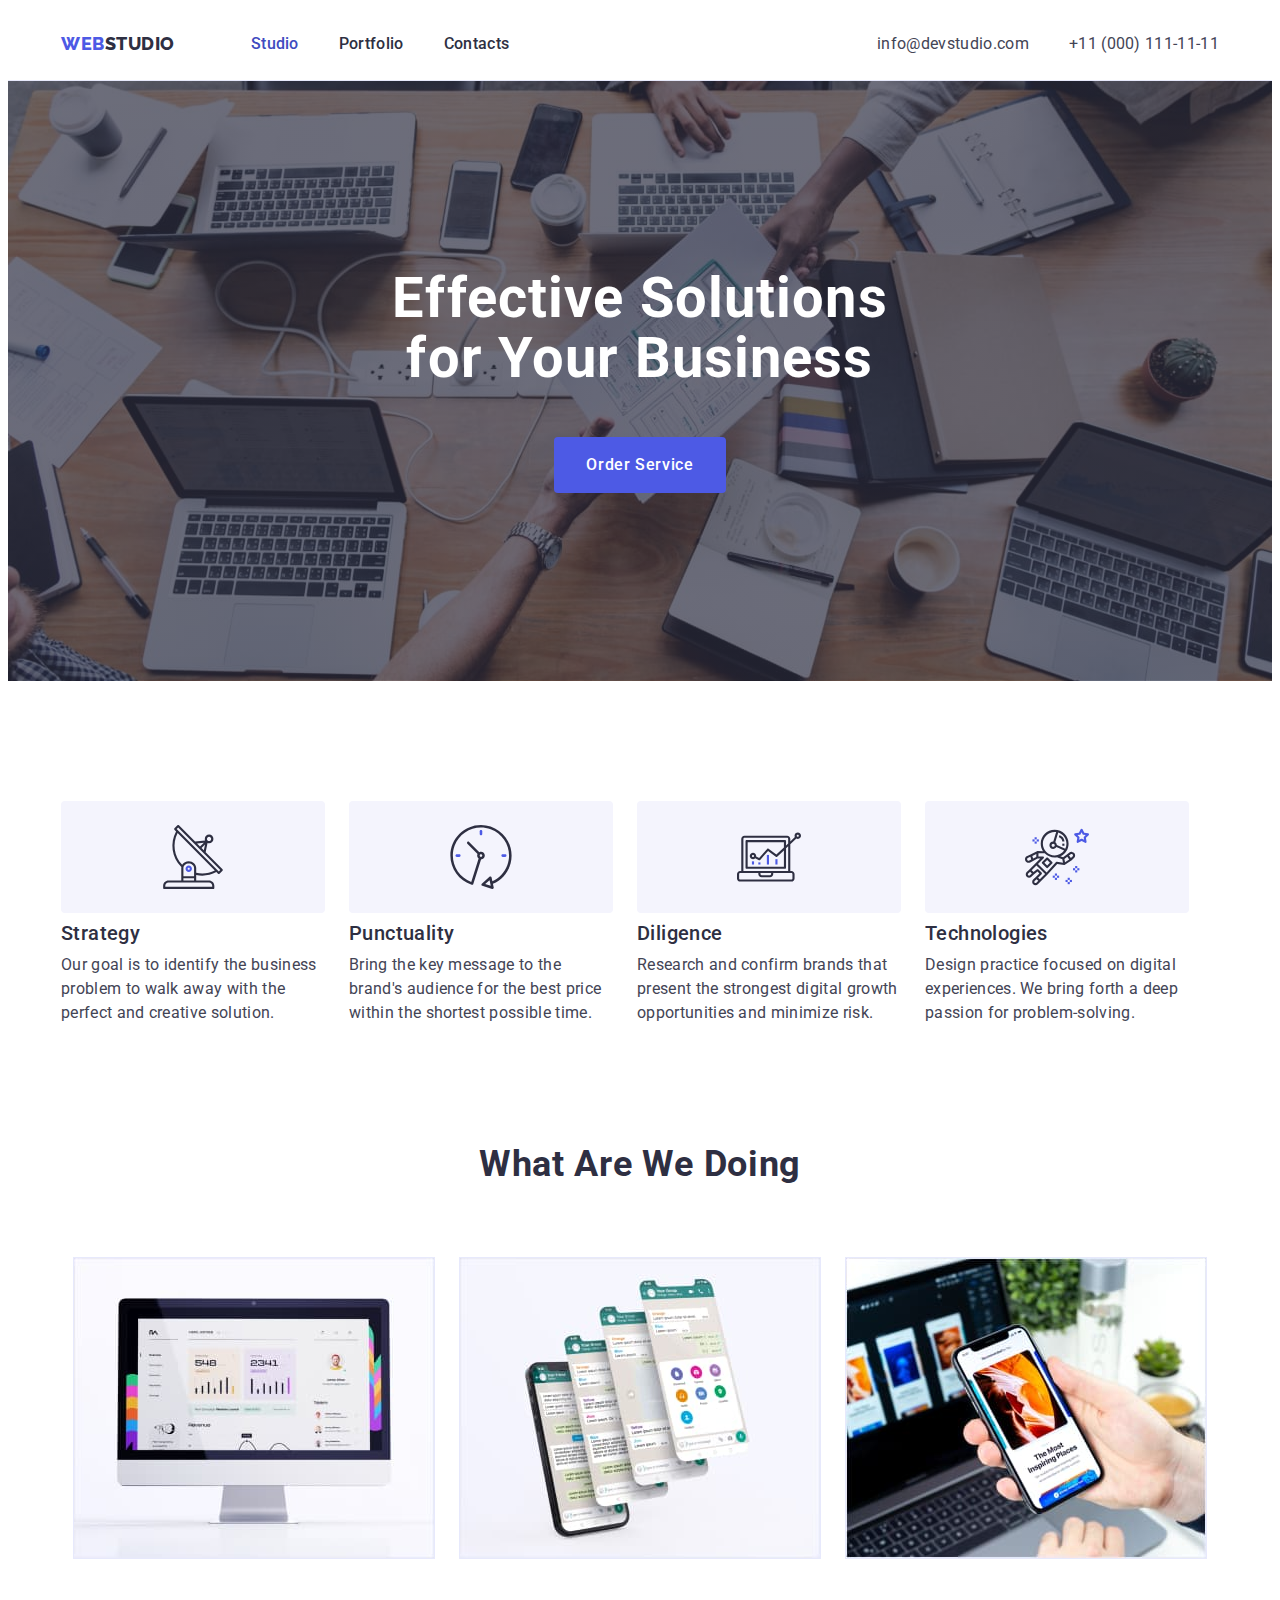
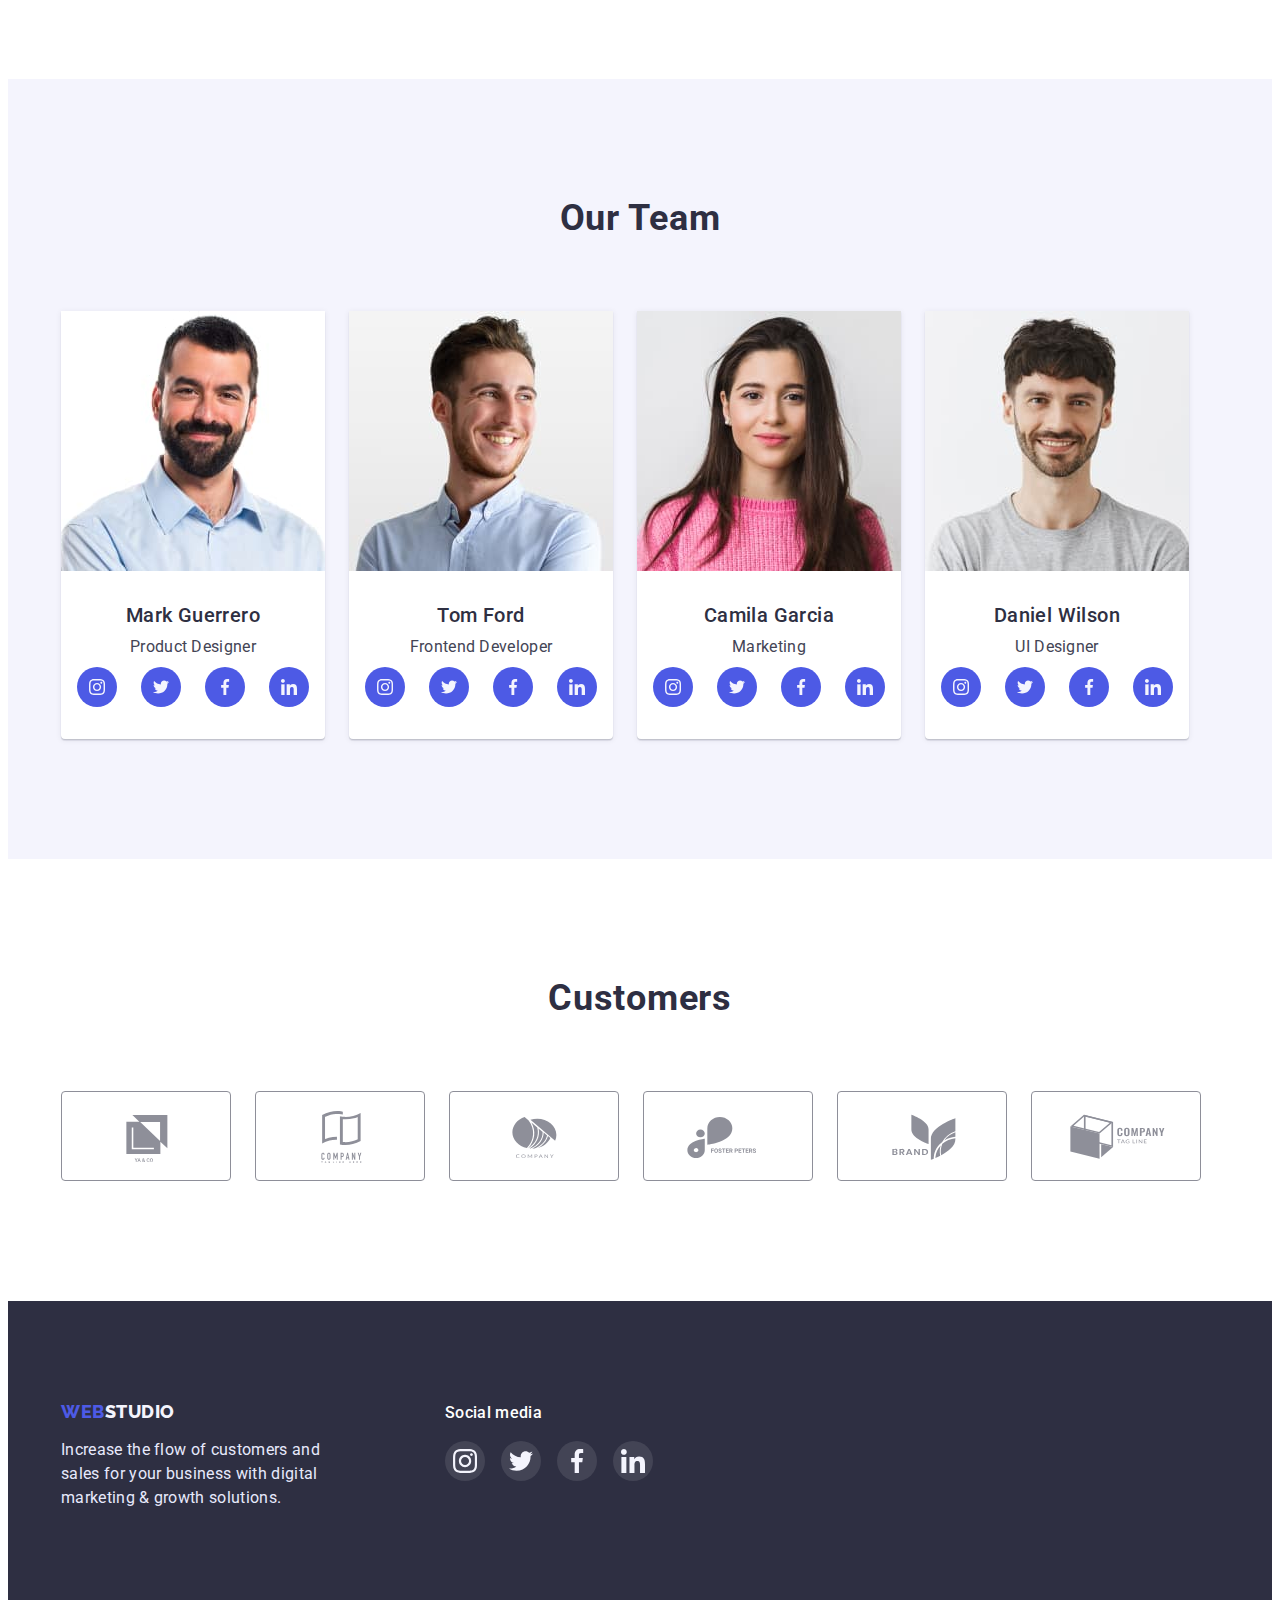
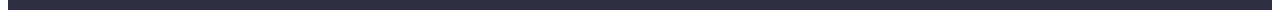
<file: index.html>
<!DOCTYPE html>
<html lang="en">

<head>
    <meta charset="UTF-8">
    <meta http-equiv="X-UA-Compatible" content="IE=edge">
    <meta name="viewport" content="width=device-width, initial-scale=1.0">
    <title>WebStudio</title>
    <link rel="preconnect" href="https://fonts.googleapis.com">
    <link rel="preconnect" href="https://fonts.gstatic.com" crossorigin>
    <link
        href="https://fonts.googleapis.com/css2?family=Raleway:wght@800&family=Roboto:wght@400;500;700;900&display=swap"
        rel="stylesheet">
    <link rel="stylesheet" href="https://cdnjs.cloudflare.com/ajax/libs/modern-normalize/1.1.0/modern-normalize.min.css"
        integrity="sha512-wpPYUAdjBVSE4KJnH1VR1HeZfpl1ub8YT/NKx4PuQ5NmX2tKuGu6U/JRp5y+Y8XG2tV+wKQpNHVUX03MfMFn9Q=="
        crossorigin="anonymous" referrerpolicy="no-referrer" />
    <link rel="stylesheet" href="./css/styles.css">
</head>

<body>
    <header class="header-page">
        <div class="container menu">
            <nav class="site-nav">
                <a class="header-logo link" href="./index.html"><span class="web-logo">Web</span>Studio</a>
                <ul class="list menu">
                    <li class="item">
                        <a class="nav link current" href="./index.html">Studio</a>
                    </li>
                    <li class="item">
                        <a class="nav link" href="./portfolio.html">Portfolio</a>
                    </li>
                    <li class="item">
                        <a class="nav link" href="">Contacts</a>
                    </li>
                </ul>
            </nav>
            <address class="auth-nav">
                <ul class="list">
                    <li class="item">
                        <a class="mail link" href="mailto:info@devstudio.com">info@devstudio.com</a>
                    </li>
                    <li class="item">
                        <a class="tel link" href="tel:+110001111111">+11 (000) 111-11-11</a>
                    </li>
                </ul>
            </address>
        </div>
    </header>

    <main>
        <!-- Hero here-->
        <section class="hero">
            <div class="container">
                <h1 class="hero-title">Effective Solutions for Your Business</h1>
                <button class="hero-button" type="button">Order Service</button>
            </div>
        </section>

        <!--Section of development strategies-->
        <section class="benefits section">
            <div class="container">
                <h2 class="visually-hidden">Development strategies</h2>

                <ul class="list container-list">

                    <li class="item">

                        <div class="icon">
                            <svg class="item-icon">
                                <use href="./images/sprite.svg#antenna"></use>
                            </svg>
                        </div>

                        <h3 class="benefits-item">Strategy</h3>
                        <p class="benefits-paragraph">Our goal is to identify the business
                            problem to walk away with the perfect and creative solution.</p>
                    </li>
                    <li class="item">
                        <div class="icon">
                            <svg class="item-icon">
                                <use href="./images/sprite.svg#clock"></use>
                            </svg>
                        </div>
                        <h3 class="benefits-item icon-clock">Punctuality</h3>
                        <p class="benefits-paragraph">Bring the key message to the brand's audience for the best
                            price
                            within the shortest possible
                            time.
                        </p>
                    </li>
                    <li class="item">
                        <div class="icon">
                            <svg class="item-icon">
                                <use href="./images/sprite.svg#diagram"></use>
                            </svg>
                        </div>
                        <h3 class="benefits-item icon-diagram">Diligence</h3>
                        <p class="benefits-paragraph">Research and confirm brands that present the strongest digital
                            growth
                            opportunities and minimize
                            risk.</p>
                    </li>
                    <li class="item">
                        <div class="icon">
                            <svg class="item-icon">
                                <use href="./images/sprite.svg#astronaut"></use>
                            </svg>
                        </div>
                        <h3 class="benefits-item icon-astronaut">Technologies</h3>
                        <p class="benefits-paragraph">Design practice focused on digital experiences. We bring forth
                            a
                            deep
                            passion for
                            problem-solving.
                        </p>
                    </li>

                </ul>

            </div>
        </section>

        <!-- Section about what are we doing-->
        <section class="production section">
            <div class="container production">
                <h2 class="production-title">What are we doing</h2>
                <ul class="list container-production-list">

                    <li class="production-item">

                        <img src="./images/desktop.jpg" alt="Desktop" width="360" height="300">

                    </li>
                    <li class="production-item">

                        <img src="./images/screens.jpg" alt="Screens" width="360" height="300">

                    </li>
                    <li class="production-item">

                        <img src="./images/phone.jpg" alt="phone" width="360" height="300">

                    </li>

                </ul>
            </div>
        </section>

        <!-- About our team-->
        <section class="team section">
            <div class="container">
                <h2 class="team-title">Our Team</h2>
                <ul class="list container-team">

                    <li class="card">

                        <img src="./images/markguerrero.jpg" alt="Photo of Mark Guerrero" width="264" height="260">
                        <div class="card-text">
                            <h3 class="team-member">Mark Guerrero</h3>
                            <p class="team-member-description">Product Designer</p>
                            <ul class="social-lists list">
                                <li class="social-links">
                                    <a href="https://instagram.com" class="social-link">
                                        <svg class="icon-social">
                                            <use href="./images/sprite.svg#instagram"></use>
                                        </svg>
                                    </a>
                                </li>
                                <li class="social-links">
                                    <a href="https://twitter.com" class="social-link">
                                        <svg class="icon-social">
                                            <use href="./images/sprite.svg#twitter"></use>
                                        </svg>
                                    </a>
                                </li>
                                <li class="social-links">
                                    <a href="https://facebook.com" class="social-link">
                                        <svg class="icon-social">
                                            <use href="./images/sprite.svg#facebook"></use>
                                        </svg>
                                    </a>
                                </li>
                                <li class="social-links">
                                    <a href="https://www.linkedin.com" class="social-link">
                                        <svg class="icon-social">
                                            <use href="./images/sprite.svg#linkedin"></use>
                                        </svg>
                                    </a>
                                </li>
                            </ul>
                        </div>
                    </li>
                    <li class="card">

                        <img src="./images/tomford.jpg" alt="Photo of Tom Ford" width="264" height="260">
                        <div class="card-text">
                            <h3 class="team-member">Tom Ford</h3>
                            <p class="team-member-description">Frontend Developer</p>
                            <ul class="social-lists list">
                                <li class="social-links">
                                    <a href="https://instagram.com" class="social-link">
                                        <svg class="icon-social">
                                            <use href="./images/sprite.svg#instagram"></use>
                                        </svg>
                                    </a>
                                </li>
                                <li class="social-links">
                                    <a href="https://twitter.com" class="social-link">
                                        <svg class="icon-social">
                                            <use href="./images/sprite.svg#twitter"></use>
                                        </svg>
                                    </a>
                                </li>
                                <li class="social-links">
                                    <a href="https://facebook.com" class="social-link">
                                        <svg class="icon-social">
                                            <use href="./images/sprite.svg#facebook"></use>
                                        </svg>
                                    </a>
                                </li>
                                <li class="social-links">
                                    <a href="https://www.linkedin.com" class="social-link">
                                        <svg class="icon-social">
                                            <use href="./images/sprite.svg#linkedin"></use>
                                        </svg>
                                    </a>
                                </li>
                            </ul>
                        </div>
                    </li>
                    <li class="card">

                        <img src="./images/camilagarcia.jpg" alt="Photo of Camila Garcia" width="264" height="260">
                        <div class="card-text">
                            <h3 class="team-member">Camila Garcia</h3>
                            <p class="team-member-description">Marketing</p>
                            <ul class="social-lists list">
                                <li class="social-links">
                                    <a href="https://instagram.com" class="social-link">
                                        <svg class="icon-social">
                                            <use href="./images/sprite.svg#instagram"></use>
                                        </svg>
                                    </a>
                                </li>
                                <li class="social-links">
                                    <a href="https://twitter.com" class="social-link">
                                        <svg class="icon-social">
                                            <use href="./images/sprite.svg#twitter"></use>
                                        </svg>
                                    </a>
                                </li>
                                <li class="social-links">
                                    <a href="https://facebook.com" class="social-link">
                                        <svg class="icon-social">
                                            <use href="./images/sprite.svg#facebook"></use>
                                        </svg>
                                    </a>
                                </li>
                                <li class="social-links">
                                    <a href="https://www.linkedin.com" class="social-link">
                                        <svg class="icon-social">
                                            <use href="./images/sprite.svg#linkedin"></use>
                                        </svg>
                                    </a>
                                </li>
                            </ul>
                        </div>
                    </li>
                    <li class="card">

                        <img src="./images/danielwilson.jpg" alt="Photo of Daniel Wilson" width="264" height="260">
                        <div class="card-text">
                            <h3 class="team-member">Daniel Wilson</h3>
                            <p class="team-member-description">UI Designer</p>
                            <ul class="social-lists list">
                                <li class="social-links">
                                    <a href="https://instagram.com" class="social-link">
                                        <svg class="icon-social">
                                            <use href="./images/sprite.svg#instagram"></use>
                                        </svg>
                                    </a>
                                </li>
                                <li class="social-links">
                                    <a href="https://twitter.com" class="social-link">
                                        <svg class="icon-social">
                                            <use href="./images/sprite.svg#twitter"></use>
                                        </svg>
                                    </a>
                                </li>
                                <li class="social-links">
                                    <a href="https://facebook.com" class="social-link">
                                        <svg class="icon-social">
                                            <use href="./images/sprite.svg#facebook"></use>
                                        </svg>
                                    </a>
                                </li>
                                <li class="social-links">
                                    <a href="https://www.linkedin.com" class="social-link">
                                        <svg class="icon-social">
                                            <use href="./images/sprite.svg#linkedin"></use>
                                        </svg>
                                    </a>
                                </li>
                            </ul>
                        </div>
                    </li>

                </ul>
            </div>
        </section>

        <!-- Section Customers -->

        <section class="customers section">
            <div class="container">
                <h2 class="customers-text">Customers</h2>
                <ul class="customers-list list">
                    <li class="customers-links">
                        <a class="customers-link" href="">
                            <svg class="customers-logo">
                                <use href="./images/sprite.svg#logoyaco"></use>
                            </svg>
                        </a>
                    </li>
                    <li class="customers-links">
                        <a class="customers-link" href="">
                            <svg class="customers-logo">
                                <use href="./images/sprite.svg#logotaglinehere"></use>
                            </svg>
                        </a>
                    </li>
                    <li class="customers-links">
                        <a class="customers-link" href="">
                            <svg class="customers-logo">
                                <use href="./images/sprite.svg#logocompany"></use>
                            </svg>
                        </a>
                    </li>
                    <li class="customers-links">
                        <a class="customers-link" href="">
                            <svg class="customers-logo">
                                <use href="./images/sprite.svg#logofosret"></use>
                            </svg>
                        </a>
                    </li>
                    <li class="customers-links">
                        <a class="customers-link" href="">
                            <svg class="customers-logo">
                                <use href="./images/sprite.svg#logobrand"></use>
                            </svg>
                        </a>
                    </li>
                    <li class="customers-links">
                        <a class="customers-link" href="">
                            <svg class="customers-logo">
                                <use href="./images/sprite.svg#logotagline"></use>
                            </svg>
                        </a>
                    </li>
                </ul>
            </div>
        </section>

    </main>

    <footer class=" footer">
        <div class="container">
            <div class="motto">
                <a class="footer-logo link" href="./index.html"><span class="web-logo">Web</span><span
                        class="studio">Studio</span></a>
                <div class="footer-text">


                    <p class="footer-paragraph">
                        Increase
                        the flow
                        of
                        customers
                        and
                        sales
                        for your
                        business
                        with
                        digital
                        marketing
                        &
                        growth
                        solutions.
                    </p>
                </div>
            </div>

            <div class="social-media">
                <p class="social-media-text">
                    Social media
                </p>
                <ul class="social-media-list list">
                    <li class="social-media-links">
                        <a href="" class="social-media-link">
                            <svg class="social-media-icon">
                                <use href="./images/sprite.svg#instagram">
                                </use>
                            </svg>
                        </a>
                    </li>
                    <li class="social-media-links">
                        <a href="" class="social-media-link">
                            <svg class="social-media-icon">
                                <use href="./images/sprite.svg#twitter">
                                </use>
                            </svg>
                        </a>
                    </li>
                    <li class="social-media-links">
                        <a href="" class="social-media-link">
                            <svg class="social-media-icon">
                                <use href="./images/sprite.svg#facebook">
                                </use>
                            </svg>
                        </a>
                    </li>
                    <li class="social-media-links">
                        <a href="" class="social-media-link">
                            <svg class="social-media-icon">
                                <use href="./images/sprite.svg#linkedin">
                                </use>
                            </svg>
                        </a>
                    </li>
                </ul>

            </div>
        </div>
    </footer>
</body>

</html>
</file>
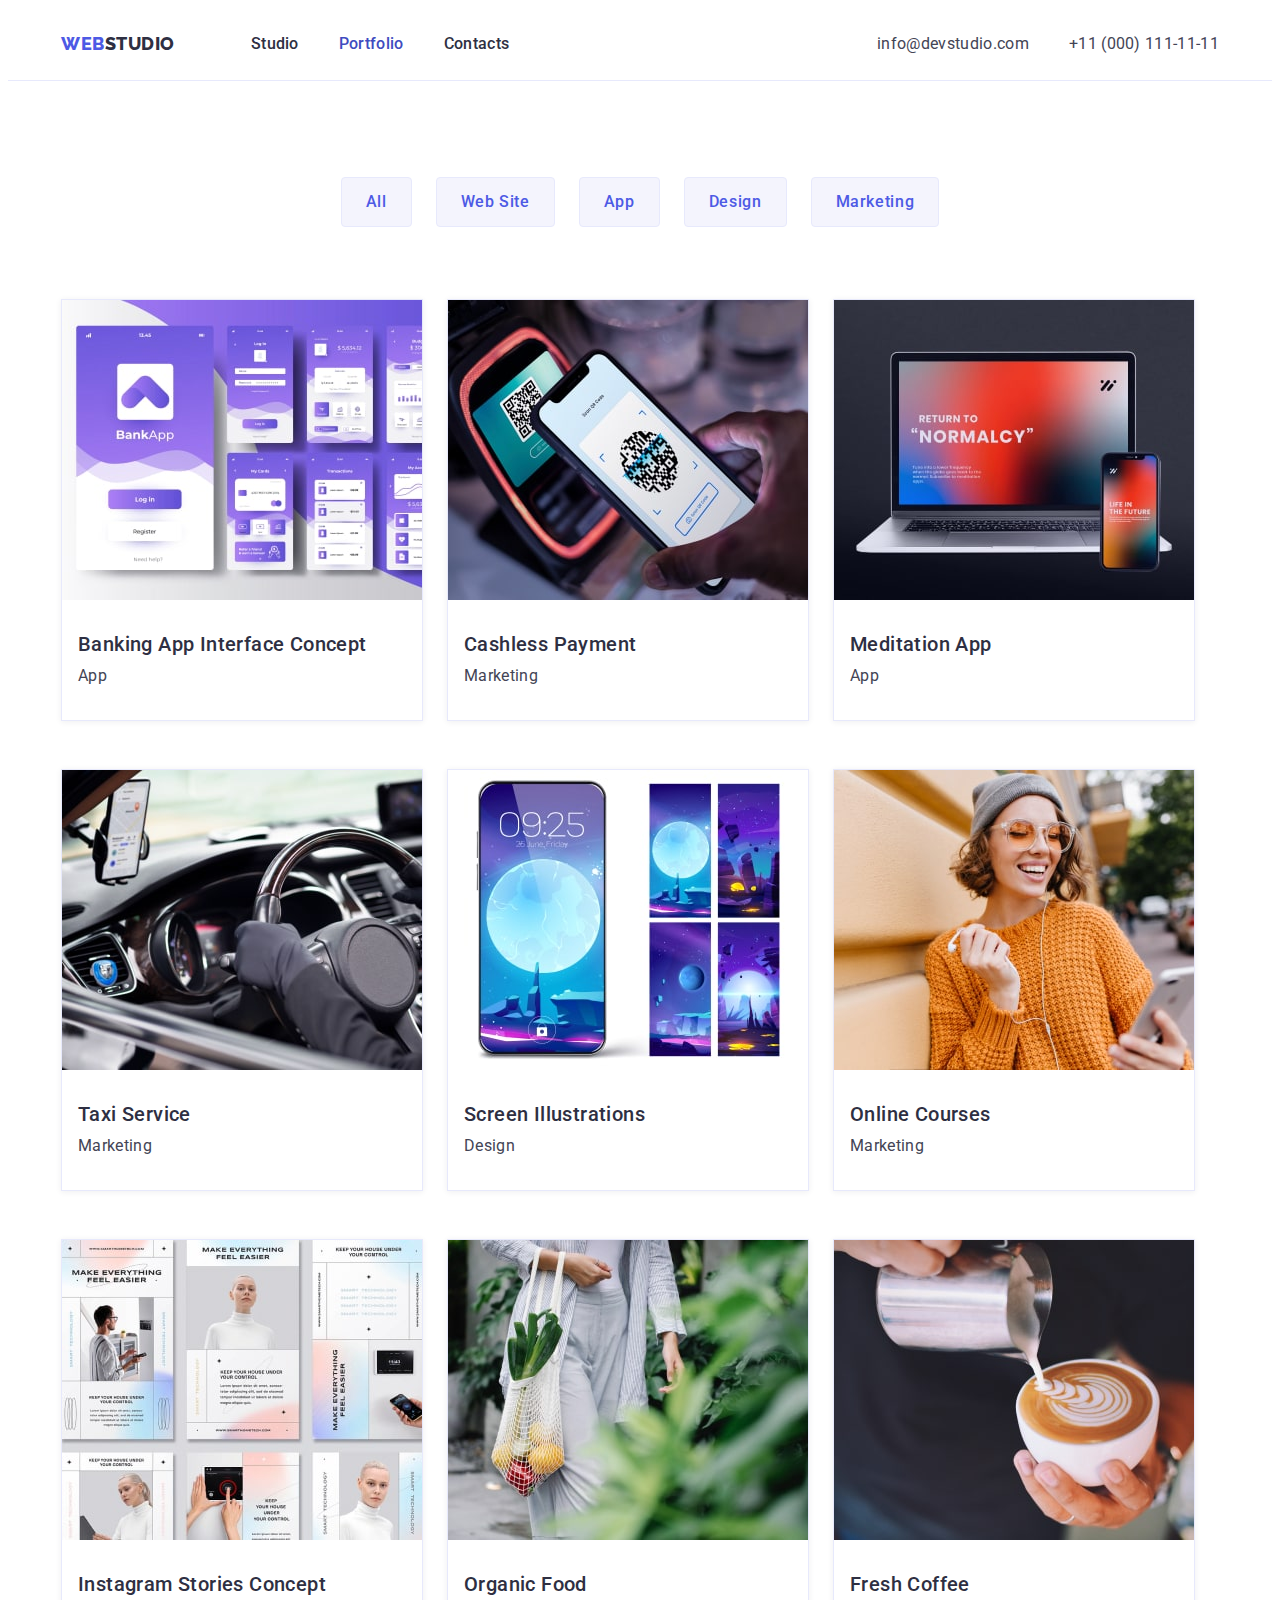
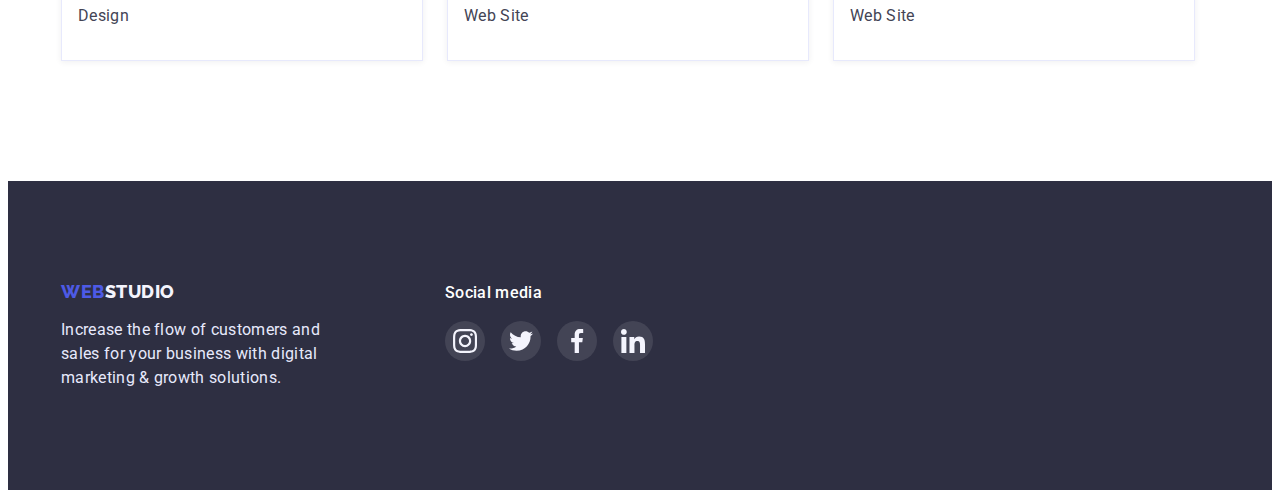
<file: portfolio.html>
<!DOCTYPE html>
<html lang="en">

<head>
    <meta charset="UTF-8">
    <meta http-equiv="X-UA-Compatible" content="IE=edge">
    <meta name="viewport" content="width=device-width, initial-scale=1.0">
    <title>WebStudio</title>
    <link rel="preconnect" href="https://fonts.googleapis.com">
    <link rel="preconnect" href="https://fonts.gstatic.com" crossorigin>
    <link
        href="https://fonts.googleapis.com/css2?family=Raleway:wght@800&family=Roboto:wght@400;500;700;900&display=swap"
        rel="stylesheet">
    <link rel="stylesheet" href="https://cdnjs.cloudflare.com/ajax/libs/modern-normalize/1.1.0/modern-normalize.min.css"
        integrity="sha512-wpPYUAdjBVSE4KJnH1VR1HeZfpl1ub8YT/NKx4PuQ5NmX2tKuGu6U/JRp5y+Y8XG2tV+wKQpNHVUX03MfMFn9Q=="
        crossorigin="anonymous" referrerpolicy="no-referrer" />
    <link rel="stylesheet" href="./css/styles.css">
</head>

<body>
    <header class="header-page">
        <div class="container menu">
            <nav class="site-nav">
                <a class="header-logo link" href="./index.html"><span class="web-logo">Web</span>Studio</a>
                <ul class="list menu">
                    <li class="item">
                        <a class="nav link" href="./index.html">Studio</a>
                    </li>
                    <li class="item">
                        <a class="nav link current" href="./portfolio.html">Portfolio</a>
                    </li>
                    <li class="item">
                        <a class="nav link" href="">Contacts</a>
                    </li>
                </ul>
            </nav>
            <address class="auth-nav">
                <ul class="list">
                    <li class="item">
                        <a class="mail link" href="mailto:info@devstudio.com">info@devstudio.com</a>
                    </li>
                    <li class="item">
                        <a class="tel link" href="tel:+110001111111">+11 (000) 111-11-11</a>
                    </li>
                </ul>
            </address>
        </div>
    </header>

    <main>
        <section class="portfolio">
            <div class="container">
                <h1 class="visually-hidden">Portfolio</h1>
                <ul class="filter">
                    <li class="item"><button class="filter-btn" type="button">All</button></li>
                    <li class="item"><button class="filter-btn" type="button">Web Site</button></li>
                    <li class="item"><button class="filter-btn" type="button">App</button></li>
                    <li class="item"><button class="filter-btn" type="button">Design</button></li>
                    <li class="item"><button class="filter-btn" type="button">Marketing</button></li>
                </ul>

                <ul class="portfolio-list">
                    <li class="work">
                        <a class="portfolio-link" href="">
                            <img src="./images/portfolio-banking.jpg" alt="banking online" width="100%">
                            <div class="work-title">
                                <h2 class="portfolio-title">Banking App Interface Concept</h2>
                                <p class="portfolio-text">App</p>
                            </div>
                            <!-- <p>Lorem ipsum dolor sit amet consectetur adipisicing elit. Soluta atque illo delectus
                                commodi
                                ratione facere!</p> -->

                        </a>
                    </li>
                    <li class="work">
                        <a class="portfolio-link" href="">
                            <img src="./images/portfolio-app-pay.jpg" alt="pay by your phone" width="100%">
                            <div class="work-title">
                                <h2 class="portfolio-title">Cashless Payment</h2>
                                <p class="portfolio-text">Marketing</p>
                            </div>
                            <!-- <p>Animi, maxime quam reiciendis vel, impedit ab fuga similique dolorum unde nemo quis
                                adipisci
                                facilis!</p> -->



                        </a>
                    </li>
                    <li class="work">
                        <a class="portfolio-link" href="">
                            <img src="./images/portfolio-meditation-app.jpg" alt="application for meditation"
                                width="100%">
                            <div class="work-title">
                                <h2 class="portfolio-title">Meditation App</h2>
                                <p class="portfolio-text">App</p>
                            </div>
                            <!-- <p>Odit corporis natus mollitia iure repudiandae quam possimus sunt ratione aliquid quo.
                                Odio,
                                repellendus esse!</p> -->

                        </a>
                    </li>
                    <li class="work">
                        <a class="portfolio-link" href="">
                            <img src="./images/portfolio-taxi-service.jpg" alt="taxi service" width="100%">
                            <div class="work-title">
                                <h2 class="portfolio-title">Taxi Service</h2>
                                <p class="portfolio-text">Marketing</p>
                            </div>
                            <!-- <p>Magnam harum ducimus quasi illum unde nulla quis aliquam deleniti? Fugit voluptates animi
                                non
                                quos!</p> -->

                        </a>
                    </li>
                    <li class="work">
                        <a class="portfolio-link" href="">
                            <img src="./images/portfolio-screen.jpg" alt="screen illustration" width="100%">
                            <div class="work-title">
                                <h2 class="portfolio-title">Screen Illustrations</h2>
                                <p class="portfolio-text">Design</p>
                            </div>
                            <!-- <p>Dolores autem esse quasi vero, assumenda atque reiciendis corrupti repellendus
                                necessitatibus
                                error odit saepe sint.</p> -->
                        </a>
                    </li>
                    <li class="work">
                        <a class="portfolio-link" href="">
                            <img src="./images/portfolio-online-courses.jpg" alt="online courses" width="100%">
                            <div class="work-title">
                                <h2 class="portfolio-title">Online Courses</h2>
                                <p class="portfolio-text">Marketing</p>
                            </div>
                            <!-- <p>Nesciunt voluptas rem nam reiciendis dolorum animi praesentium neque provident earum
                                tenetur.
                                Perspiciatis, deserunt
                                aliquam?</p> -->

                        </a>
                    </li>
                    <li class="work">
                        <a class="portfolio-link" href="">
                            <img src="./images/portfolio-concept.jpg" alt="concept for instagram stories" width="100%">
                            <div class="work-title">
                                <h2 class="portfolio-title">Instagram Stories Concept</h2>
                                <p class="portfolio-text">Design</p>
                            </div>
                            <!-- <p>Eum excepturi minima magnam obcaecati ducimus? Eum, pariatur sapiente? Exercitationem
                                laudantium assumenda repellat
                                temporibus aperiam?</p> -->

                        </a>
                    </li>
                    <li class="work">
                        <a class="portfolio-link" href="">
                            <img src="./images/portfolio-organic-food.jpg" alt="web site organic food" width="100%">
                            <div class="work-title">
                                <h2 class="portfolio-title">Organic Food</h2>
                                <p class="portfolio-text">Web Site</p>
                            </div>
                            <!-- <p>Maxime ipsum obcaecati reprehenderit, quisquam, sed, quidem ab quaerat officiis tempora
                                adipisci architecto
                                voluptatibus aut.</p> -->

                        </a>
                    </li>
                    <li class="work">
                        <a class="portfolio-link" href="">
                            <img src="./images/portfolio-coffee-website.jpg" alt="wed site for the coffee shop"
                                width="100%">
                            <div class="work-title">
                                <h2 class="portfolio-title">Fresh Coffee</h2>
                                <p class="portfolio-text">Web Site</p>
                            </div>
                            <!-- <p>Ratione possimus illo modi obcaecati, natus nobis, porro delectus quia numquam maiores,
                                corporis laborum autem.</p> -->

                        </a>
                    </li>
                </ul>
            </div>
        </section>
    </main>

    <footer class=" footer">
        <div class="container">
            <div class="motto">
                <a class="footer-logo link" href="./index.html"><span class="web-logo">Web</span><span
                        class="studio">Studio</span></a>
                <div class="footer-text">


                    <p class="footer-paragraph">
                        Increase
                        the flow
                        of
                        customers
                        and
                        sales
                        for your
                        business
                        with
                        digital
                        marketing
                        &
                        growth
                        solutions.
                    </p>
                </div>
            </div>

            <div class="social-media">
                <p class="social-media-text">
                    Social media
                </p>
                <ul class="social-media-list list">
                    <li class="social-media-links">
                        <a href="" class="social-media-link">
                            <svg class="social-media-icon">
                                <use href="./images/sprite.svg#instagram">
                                </use>
                            </svg>
                        </a>
                    </li>
                    <li class="social-media-links">
                        <a href="" class="social-media-link">
                            <svg class="social-media-icon">
                                <use href="./images/sprite.svg#twitter">
                                </use>
                            </svg>
                        </a>
                    </li>
                    <li class="social-media-links">
                        <a href="" class="social-media-link">
                            <svg class="social-media-icon">
                                <use href="./images/sprite.svg#facebook">
                                </use>
                            </svg>
                        </a>
                    </li>
                    <li class="social-media-links">
                        <a href="" class="social-media-link">
                            <svg class="social-media-icon">
                                <use href="./images/sprite.svg#linkedin">
                                </use>
                            </svg>
                        </a>
                    </li>
                </ul>

            </div>
        </div>
    </footer>
</body>

</html>
</file>
<file: css/styles.css>
:root {
    --primary-brand: #4D5AE5;
    --pressed-state: #404BBF;
    --dark-color: #2E2F42;
    --success-color: #31D0AA;
    --success-color-enough: rgba(49, 208, 170, 0.75);
    --success-color-half: rgba(49, 208, 170, 0.5);
    --success-color-transparent: rgba(49, 208, 170, 0.1);
    --body-text: #434455;
    --accent-color: #E7E9FC;
    --light-mode: #F4F4FD;
    --modal-overlay: #2E2F42;
    --hero-background: rgba(46, 47, 66, 0.7);
    --default-color: #ffffff;
    --social-media: rgba(255, 255, 255, 0.1);
    --light-slate: #8E8F99;
}

body {
    color: var(--body-text);
    font-family: 'Roboto', 'Verdana', 'Helvetica', 'Arial', sans-serif;
    background-color: var(--default-color);
}

/* Utility */

p,
h1,
h2,
h3,
h4,
h5,
h6 {
    margin: 0;
}

ul {
    margin: 0;
    padding-left: 0;
}

img {
    display: block;
}

.container {
    width: 100%;
    max-width: 1158px;
    padding-left: 15px;
    padding-right: 15px;
    margin: 0 auto;
    /* outline: 2px solid crimson; */
}

.container.menu {
    display: flex;
    align-items: center;
}

.header-page {
    border-bottom: 1px solid var(--accent-color)
}

.site-nav {
    display: flex;
    align-items: center;
}

.header-logo {
    color: var(--dark-color);
    font-family: 'Raleway', 'Helvetica', 'Verdana', 'Arial', sans-serif;
    text-transform: uppercase;
    font-weight: 800;
    font-size: 18px;
    line-height: 1.33;
    letter-spacing: 0.03em;
}

.web-logo {
    color: var(--primary-brand);
}

.nav {
    display: block;
    padding-top: 24px;
    padding-bottom: 24px;
    color: var(--dark-color);
    font-weight: 500;
    font-size: 16px;
    line-height: 1.5;
    letter-spacing: 0.02em;
}

.site-nav .link:focus,
.site-nav .link:hover,
.auth-nav .link:focus,
.auth-nav .link:hover,
.nav.current {
    color: var(--pressed-state);
}

.auth-nav {
    margin-left: auto;
    color: var(--body-text);
    font-style: normal;
    font-size: 16px;
    line-height: 1.5;
    letter-spacing: 0.02em;
}

.auth-nav .list {
    display: flex;
}



.auth-nav .link {
    font-family: inherit;
    color: inherit;
}

.list.menu {
    display: flex;
    margin-left: 76px;
}

.auth-nav .item:not(:last-child),
.list.menu .item:not(:last-child) {
    margin-right: 40px;
}

.link {
    text-decoration: none;
}

.list {
    list-style: none;
}

/* ======================================================== */
/*__________________________HERO____________________________*/
/* ======================================================== */

.hero {
    padding-top: 188px;
    padding-bottom: 188px;
    background-image: linear-gradient(to top, var(--hero-background), var(--hero-background)), url('../images/people-office.jpg');
    background-size: cover;
    background-position: center;
    text-align: center;
}

.hero-title {
    margin: auto;
    width: 496px;
    margin-bottom: 48px;
    color: var(--default-color);
    font-size: 56px;
    line-height: 1.07;
    letter-spacing: 0.02em;
}

.hero-button {
    display: inline-block;
    border-radius: 4px;
    padding: 16px 32px;
    min-width: 169px;
    border: none;

    color: var(--default-color);
    background-color: var(--primary-brand);
    font-family: inherit;
    font-weight: 500;
    font-size: 16px;
    line-height: 1.5;
    letter-spacing: 0.04em;

}

.hero-button:hover,
.hero-button:focus {
    background-color: var(--pressed-state);
}

.section {
    padding: 120px 0px;
    /* outline: 2px solid crimson; */
}

/* ======================================================== */
/*____________________Benefits section______________________*/
/* ======================================================== */


.container-list {
    display: flex;
}

.container-list .item {
    width: 264px;
}

.container-list .item:not(:last-child) {
    margin-right: 24px;
}

.icon {
    content: '';
    display: flex;
    width: 100%;
    height: 112px;
    border-radius: 4px;
    margin-bottom: 8px;
    background-color: var(--light-mode);

    justify-content: center;
    justify-items: center;
    align-items: center;


}

.item-icon {
    width: 64px;
    justify-content: center;
    justify-items: center;
    align-items: center;

}


.benefits-item {
    margin-bottom: 8px;
    color: var(--dark-color);
    font-weight: 500;
    font-size: 20px;
    line-height: 1.2;
    letter-spacing: 0.02em;
}

.visually-hidden {
    position: absolute;
    white-space: nowrap;
    width: 1px;
    height: 1px;
    overflow: hidden;
    border: 0;
    padding: 0;
    clip: rect(0 0 0 0);
    clip-path: inset(50%);
    margin: -1px;
}

.benefits-paragraph {
    font-size: 16px;
    line-height: 1.5;
    letter-spacing: 0.02em;
}



/* ======================================================== */
/*___________________Production section_____________________*/
/* ======================================================== */


.production.section {
    padding-top: 0;
}

.production-title {
    margin-bottom: 72px;
    color: var(--dark-color);
    font-size: 36px;
    line-height: 1.11;
    text-align: center;
    letter-spacing: 0.02em;
    text-transform: capitalize;
}

.container-production-list {
    display: flex;
    justify-content: center;
}

.container-production-list .production-item:not(:last-child) {
    margin-right: 24px;
}

.production-item {
    background: linear-gradient(0deg, rgba(77, 90, 229, 0.1), rgba(77, 90, 229, 0.1));
    background-blend-mode: soft-light, normal;
    border: 1px solid var(--accent-color);
}

/* ======================================================== */
/*______________________Team section________________________*/
/* ======================================================== */

.team {
    background-color: var(--light-mode);
}

.team-title {
    margin-bottom: 72px;
    color: var(--dark-color);
    /* font-weight: 700; */
    font-size: 36px;
    line-height: 1.11;
    text-align: center;
    letter-spacing: 0.02em;
    text-transform: capitalize;
}

.container-team {
    display: flex;
}

.container-team .card:not(:last-child) {
    margin-right: 24px;
}

.card {
    display: block;
    /* padding-bottom: 32px; */
    background-color: var(--default-color);
    box-shadow: 0px 1px 6px rgba(46, 47, 66, 0.08), 0px 1px 1px rgba(46, 47, 66, 0.16), 0px 2px 1px rgba(46, 47, 66, 0.08);
    border-radius: 0px 0px 4px 4px;
}

.card-text {
    padding-top: 32px;
    padding-bottom: 32px;
}

.team-member {

    color: var(--dark-color);
    font-weight: 500;
    font-size: 20px;
    line-height: 1.2;
    text-align: center;
    letter-spacing: 0.02em;
}

.team-member-description {
    margin-top: 8px;
    font-size: 16px;
    line-height: 1.5;
    text-align: center;
    letter-spacing: 0.02em;
}

.social-lists {
    display: flex;
    justify-content: center;
    gap: 24px;
    margin-top: 8px;
}

.social-link {
    display: flex;
    width: 40px;
    height: 40px;
    border-radius: 50%;
    background-color: var(--primary-brand);
    justify-content: center;
    align-items: center;
}

.social-link:hover,
.social-link:focus {
    background-color: var(--pressed-state);
}

.icon-social {
    fill: var(--light-mode);
    width: 16px;
    height: 16px;
}

/* ======================================================== */
/*________________________Customers_________________________*/
/* ======================================================== */

.customers-text {
    color: var(--dark-color);
    font-weight: 700;
    font-size: 36px;
    line-height: 1.11;
    letter-spacing: 0.02em;
    text-transform: capitalize;
    text-align: center;
    margin-bottom: 72px;
}

.customers-list {
    display: flex;
    gap: 24px;
}

.customers-link {
    display: flex;
    width: 168px;
    height: 88px;
    border-radius: 4px;
    border: 1px solid var(--light-slate);
    align-items: center;
    justify-content: center;
}

.customers-logo {
    fill: var(--light-slate);
    width: 104px;
    height: 56px;
}

.customers-link:is(:hover, :focus) {
    border-color: var(--pressed-state);

}

.customers-link:is(:hover, :focus) .customers-logo {
    fill: var(--pressed-state);
}

/* ======================================================== */
/*_________________________Footer___________________________*/
/* ======================================================== */

.footer {
    padding-top: 100px;
    padding-bottom: 100px;
    background-color: var(--dark-color);
}

.footer .container {
    display: flex;
}

.motto {
    display: block;
    width: 264px;
}

.footer-logo {
    color: var(--light-mode);
    font-family: 'Raleway', sans-serif;
    text-transform: uppercase;
    font-weight: 800;
    font-size: 18px;
    line-height: 1.17;
    letter-spacing: 0.03em;
}

.footer-paragraph {
    color: var(--accent-color);
    font-size: 16px;
    line-height: 1.5;
    letter-spacing: 0.02em;
}

.footer-text {
    margin-top: 16px;
    display: block;

}

.social-media {
    display: block;
    margin-left: 120px;
}

.social-media-text {
    font-weight: 500;
    font-size: 16px;
    line-height: 1.5;
    letter-spacing: 0.02em;
    color: var(--default-color);
    margin-bottom: 16px;
}

.social-media-link {
    display: flex;
    width: 40px;
    height: 40px;
    background-color: var(--social-media);
    border-radius: 50%;
    align-items: center;
    justify-content: center;


}

.social-media-link:hover,
.social-media-link:focus {
    background-color: var(--success-color);
}

.social-media-list {
    display: flex;
    gap: 16px;

}


.social-media-icon {
    fill: var(--light-mode);
    width: 24px;
    height: 24px;
}



/* ======================================================== */
/*__________________Portfolio main page_____________________*/
/* ======================================================== */



.portfolio {
    padding-top: 96px;
    padding-bottom: 120px;

}


.filter,
.portfolio-list {
    list-style: none;
}

.filter {
    display: flex;
    margin-bottom: 72px;
    justify-content: center;
}

.filter .item:not(:last-child) {
    margin-right: 24px;
}

.filter-btn {
    padding-top: 12px;
    padding-right: 24px;
    padding-bottom: 12px;
    padding-left: 24px;
    border-radius: 4px;

    color: var(--primary-brand);
    background-color: var(--light-mode);
    font-family: inherit;
    border: 1px solid var(--accent-color);
    font-weight: 500;
    font-size: 16px;
    line-height: 1.5;
    letter-spacing: 0.04em;
    cursor: pointer;
}

.filter-btn:is(:hover, :focus) {
    color: var(--default-color);
    background-color: var(--pressed-state);
    box-shadow: 0px 3px 1px rgba(0, 0, 0, 0.1), 0px 2px 1px rgba(0, 0, 0, 0.08), 0px 2px 2px rgba(0, 0, 0, 0.12);
    border: 1px solid transparent;
}

.portfolio-link {
    color: var(--body-text);
    text-decoration: none;
}

.portfolio-title {
    font-weight: 500;
    font-size: 20px;
    line-height: 1.2;
    letter-spacing: 0.02em;
    color: var(--modal-overlay);
}

.portfolio-text {
    margin-top: 8px;
    font-size: 16px;
    line-height: 1.5;
    letter-spacing: 0.02em;
}

.portfolio-list {
    display: flex;
    flex-wrap: wrap;

}

.work {
    width: 360px;
    margin-right: 24px;
    margin-bottom: 48px;
    border: 1px solid var(--accent-color);
    box-shadow: 0px 1px 6px rgba(46, 47, 66, 0.08);
}

.work:hover,
.work:focus {
    /* border: 0.5px solid var(--light-mode); */
    box-shadow: 0px 1px 6px rgba(46, 47, 66, 0.08), 0px 1px 1px rgba(46, 47, 66, 0.16), 0px 2px 1px rgba(46, 47, 66, 0.08);
}

.work:nth-child(3n) {
    margin-right: 0;
}

.work:nth-last-child(-n+3) {
    margin-bottom: 0;
}

.work-title {
    padding-left: 16px;
    padding-right: 16px;
    padding-top: 32px;
    padding-bottom: 32px;
}
</file>
